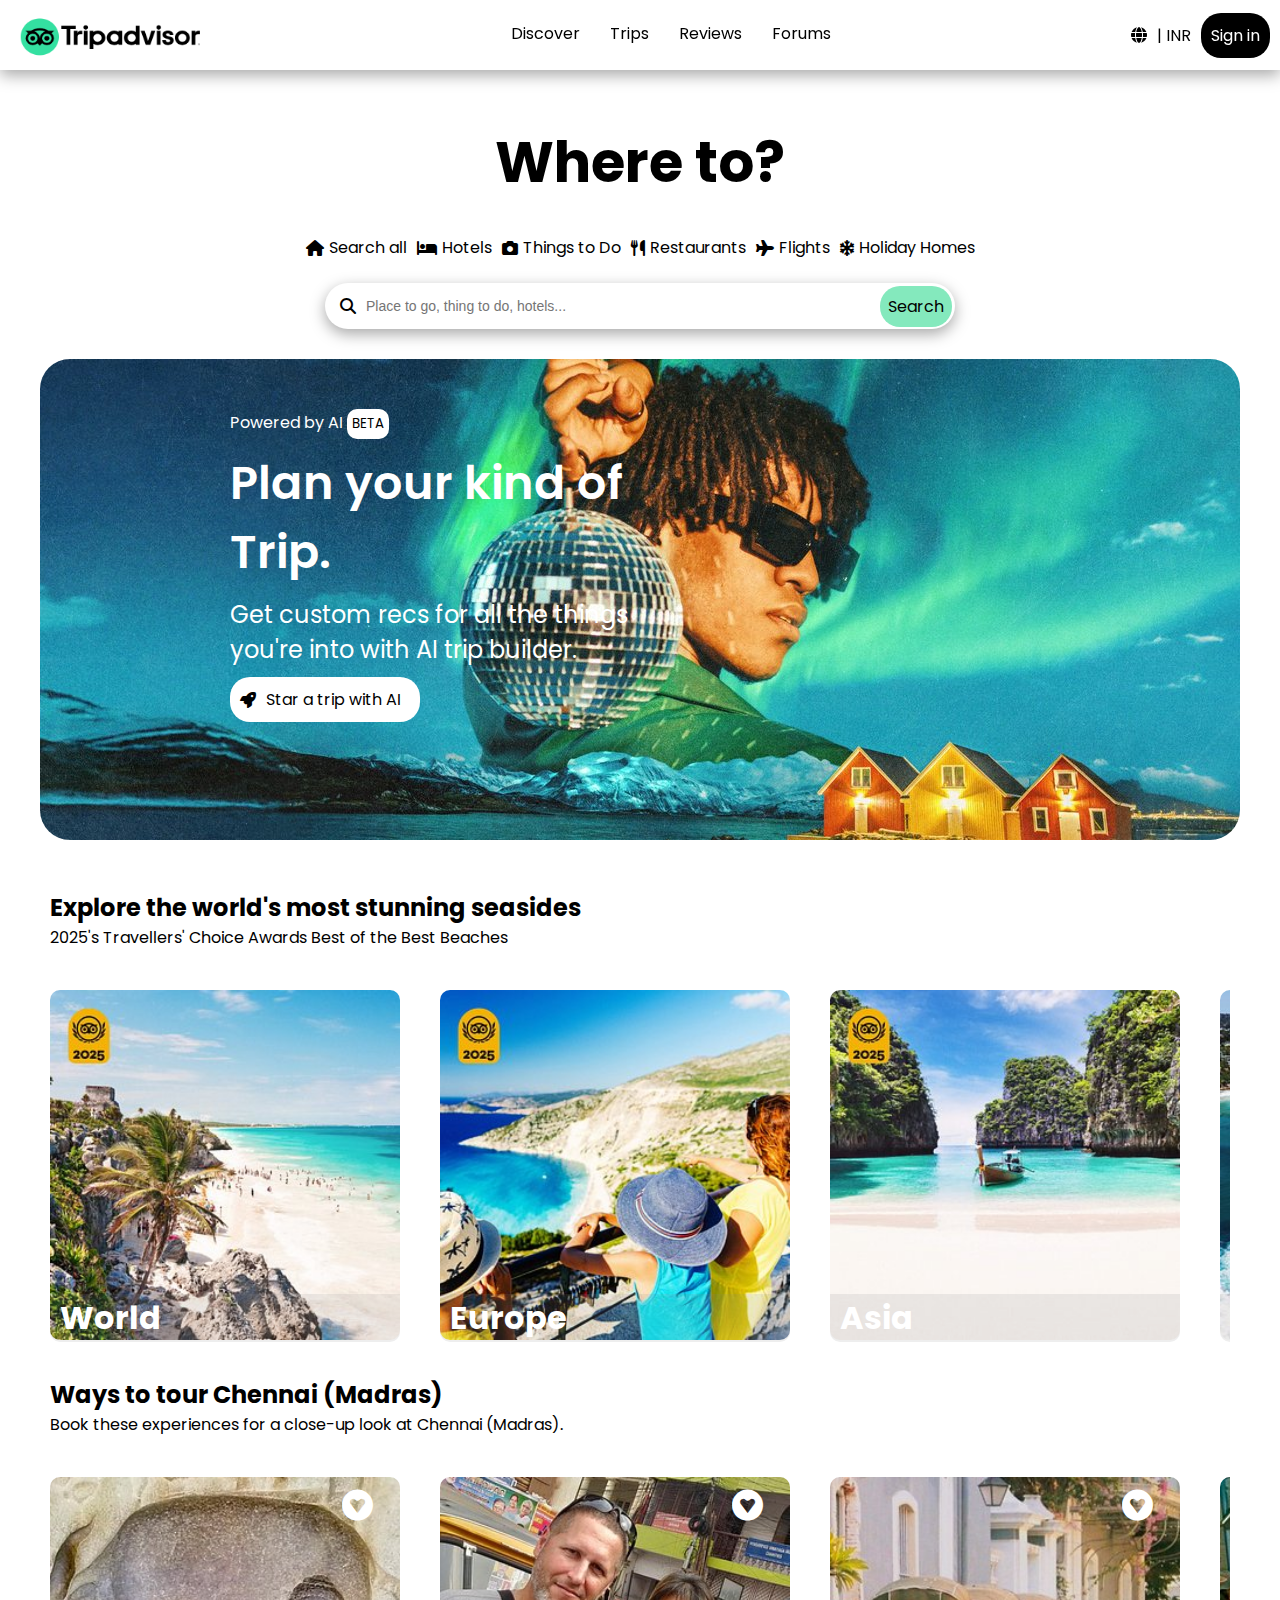
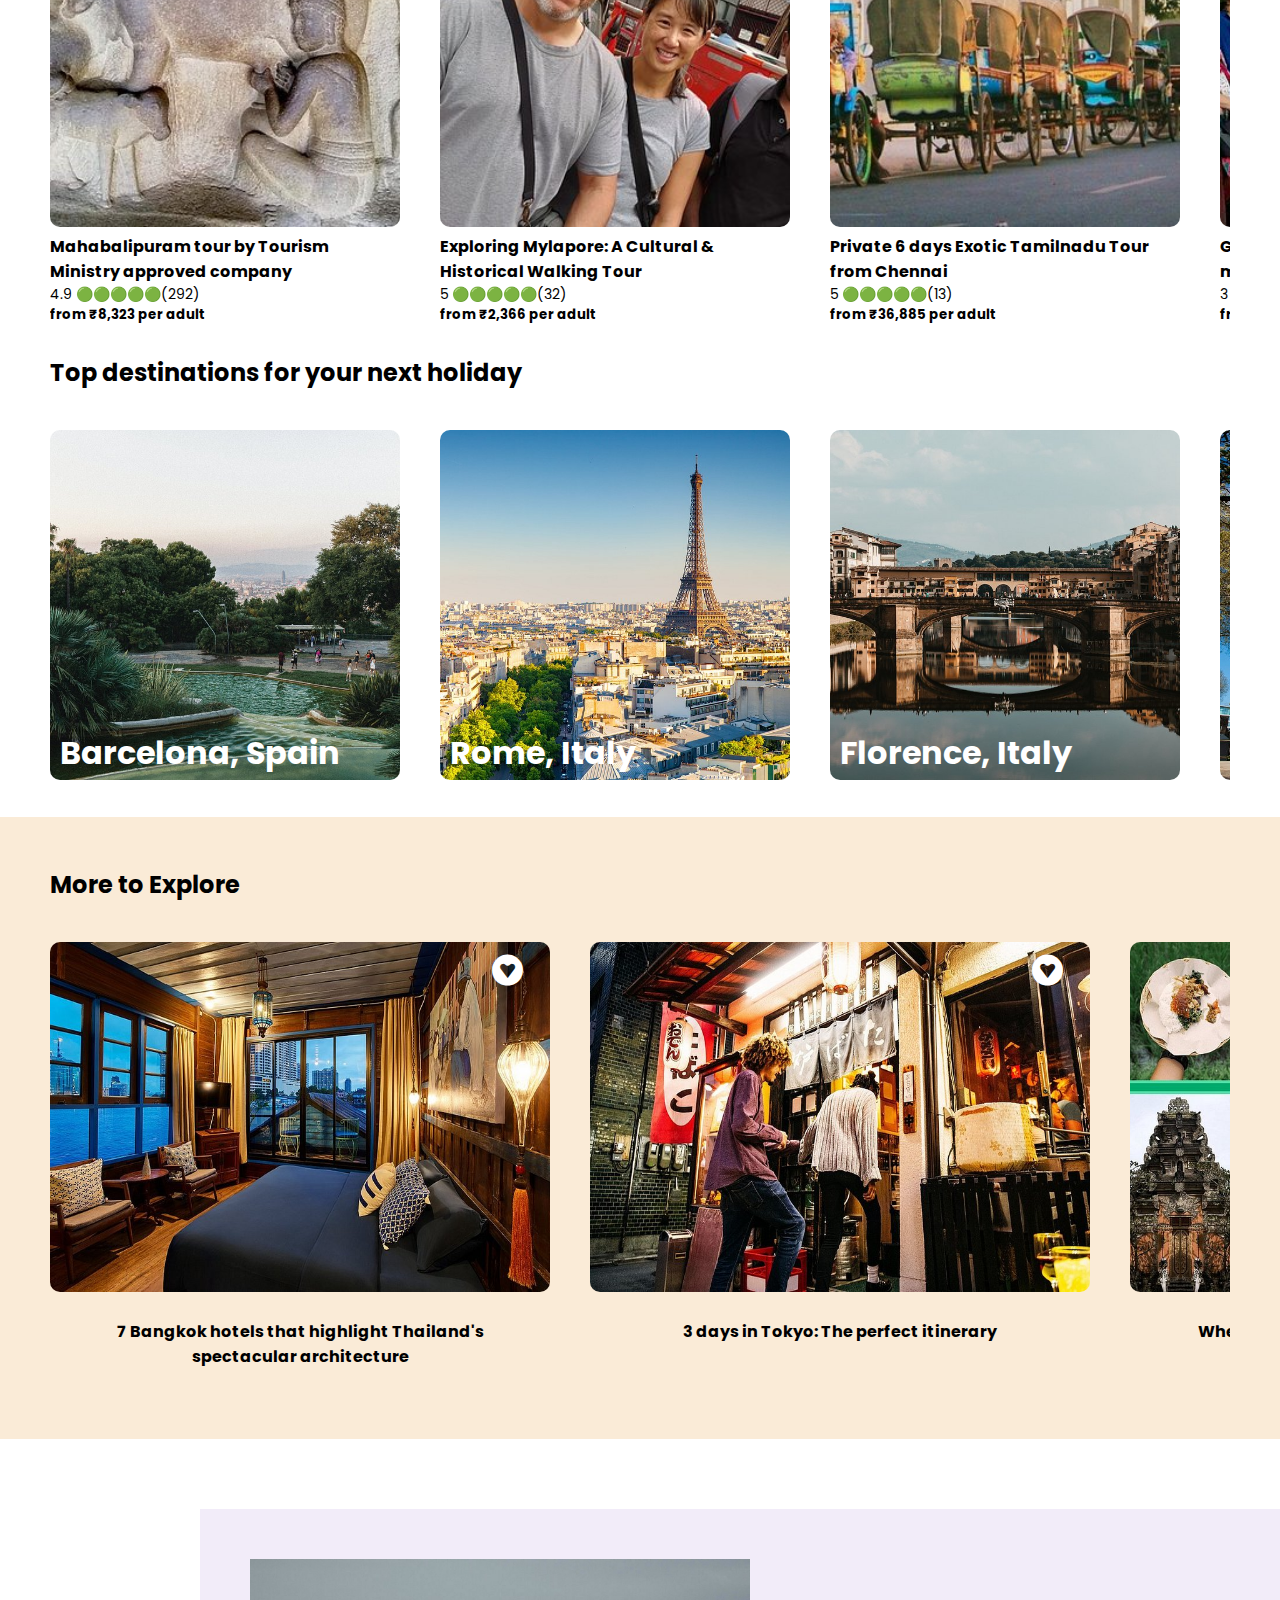
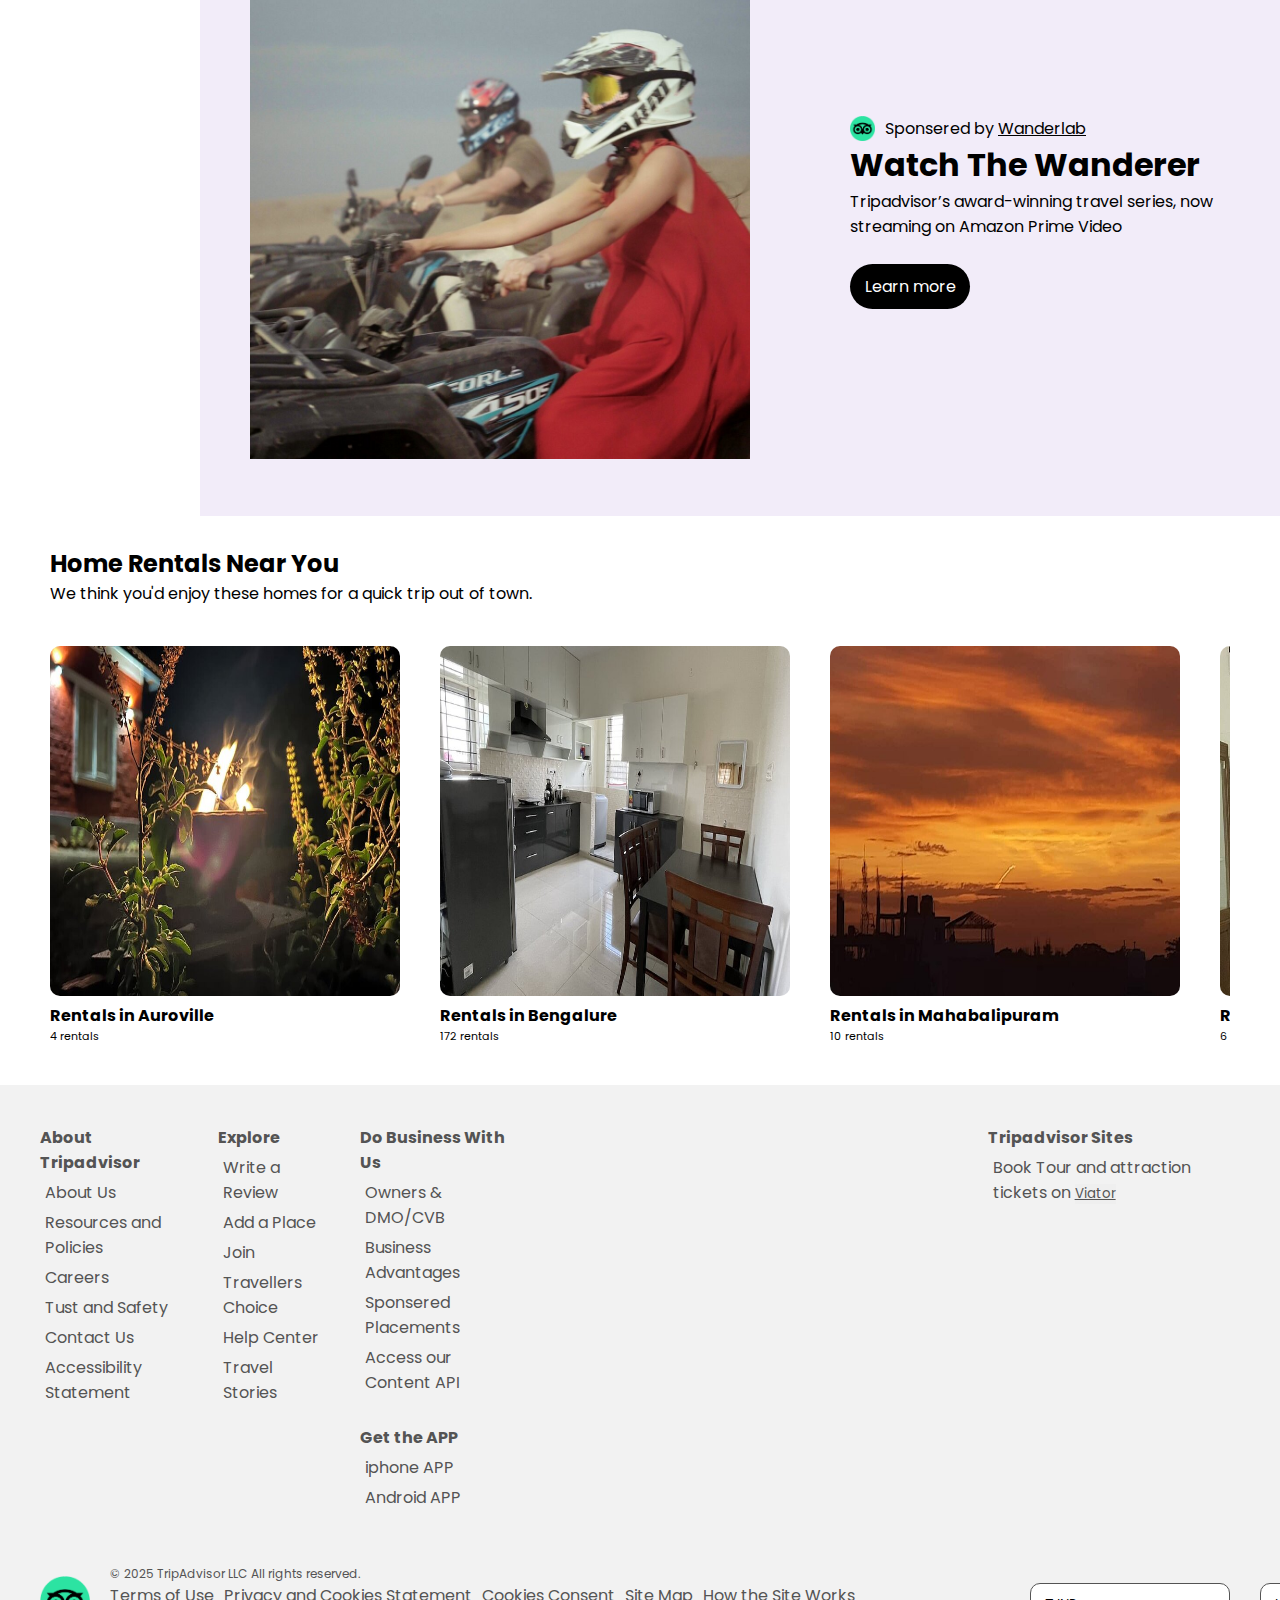
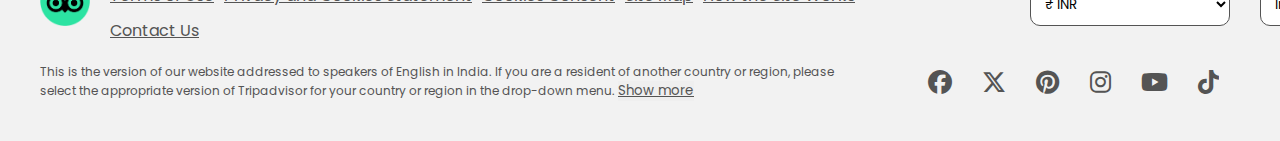
<file: index.html>
<!DOCTYPE html>
<html lang="en">

<head>
    <meta charset="UTF-8">
    <meta name="viewport" content="width=device-width, initial-scale=1.0">
    <title>Tripadvisor: Over a billion reviews & contributions for Hotels, Attraction, Restaurants, and more</title>
    <link rel="icon" href="images/main-image/logo-small.png">
    <!-- My Stylesheet -->
    <link rel="stylesheet" href="style.css">
    <!-- Google Font -->
    <link rel="preconnect" href="https://fonts.googleapis.com">
    <link rel="preconnect" href="https://fonts.gstatic.com" crossorigin>
    <link href="https://fonts.googleapis.com/css2?family=Poppins&display=swap" rel="stylesheet">
    <!-- Font Awesome -->
    <link rel="stylesheet" href="https://cdnjs.cloudflare.com/ajax/libs/font-awesome/6.7.2/css/all.min.css"
        integrity="sha512-Evv84Mr4kqVGRNSgIGL/F/aIDqQb7xQ2vcrdIwxfjThSH8CSR7PBEakCr51Ck+w+/U6swU2Im1vVX0SVk9ABhg=="
        crossorigin="anonymous" referrerpolicy="no-referrer">
</head>

<body>
    <!-- Navbar -->
    <div class="navbar">
        <!-- Logo -->
        <div class="navbar__logo">
            <img src="images/main-image/logo.png" alt="tripadvisor">
        </div>
        <!-- Middle Section -->
        <div class="navbar__s1">
            <p>Discover</p>
            <p>Trips</p>
            <p>Reviews</p>
            <p>Forums</p>
        </div>
        <!-- Signup -->
        <div class="navbar__s2">
            <i class="fa-solid fa-globe"></i>
            <p>| INR</p>
            <p class="navbar__s2__button">Sign in</p>
        </div>
    </div>

    <!-- Navbar Phone -->
    <div class="navbar-phone">
        <div>
            <i class="fa-solid fa-bars"></i>
        </div>
        <div class="navbar-phone__logo">
            <img src="images/main-image/logo.png" alt="tripadvisor">
        </div>
        <div>
            <i class="fa-solid fa-user"></i>
        </div>
    </div>

    <!-- Categories -->
    <div class="categories">
        <div class="section1">
            <h1>Where to?</h1>
        </div>

        <div class="section2">

            <div class="section2__one">
                <i class="fa-solid fa-house"></i>
                <p>Search all</p>
            </div>

            <div class="section2__two">
                <i class="fa-solid fa-bed"></i>
                <p>Hotels</p>
            </div>

            <div class="section2__three">
                <i class="fa-solid fa-camera"></i>
                <p>Things to Do</p>
            </div>

            <div class="section2__four">
                <i class="fa-solid fa-utensils"></i>
                <p>Restaurants</p>
            </div>

            <div class="section2__five">
                <i class="fa-solid fa-plane"></i>
                <p>Flights</p>
            </div>

            <div class="section2__six">
                <i class="fa-solid fa-snowflake"></i>
                <p>Holiday Homes</p>
            </div>

        </div>
    </div>

    <!-- Categories Phone -->
    <div class="categories-phone">
        <div class="categories-phone__section1">
            <h1>Where to?</h1>
        </div>
    </div>

    <!-- Searchbar -->
    <div class="searchbar">
        <div class="searchbar__section1">
            <i class="fa-solid fa-magnifying-glass"></i>
            <input placeholder="Place to go, thing to do, hotels...">
            <p class="searchbar__search">Search</p>
        </div>
    </div>

    <!-- Searchbar phone -->
    <div class="searchbar-phone">
        <div class="searchbar-phone__section">
            <div class="searchbar-phone__section1">
                <i class="fa-solid fa-magnifying-glass"></i>
                <input placeholder="Place to go, thing to do, hotels...">
            </div>
            <h3 class="searchbar-phone__search">Search</h3>

        </div>
    </div>

    <!-- Sale Image-->
    <div class="sale-image">
        <img src="images/main-image/image-banner.jpg" alt="Background Image" class="image-container__image">
        <div class="sale-image__offer">
            <p class="sale-image__offer__p">Powered by AI <button>BETA</button></p>
            <h1 class="sale-image__offer__h1">Plan your kind of Trip.</h1>
            <h2 class="sale-image__offer__h2">Get custom recs for all the things you're into with AI trip builder.</h2>
            <p class="sale-image__offer__button"><i class="fa-solid fa-rocket"></i> Star a trip with AI</p>

        </div>
    </div>
    <!-- Sale Image Phone -->
    <div class="sale-image__phone">
        <img src="images/main-image/image-banner-phone.jpg" alt="Background Image" class="image-container__image">
        <div class="sale-image__phone__offer">
            <p class="sale-image__phone__offer__p">Powered by AI <button>BETA</button></p>
            <h1 class="sale-image__phone__offer__h1">Plan your kind of Trip.</h1>
            <h4 class="sale-image__phone__offer__h2">Get custom recs for all the things you're into with AI trip
                builder.</h4>
            <p class="sale-image__phone__offer__button"><i class="fa-solid fa-rocket"></i> Star a trip with AI</p>

        </div>
    </div>

    <!-- Explore the world -->
    <div class="explore">
        <h2>Explore the world's most stunning seasides</h2>
        <p>2025's Travellers' Choice Awards Best of the Best Beaches</p>

        <div class="explore-image__container">
            <div>
                <img src="images/explore/world.jpg">
                <h1>World</h1>
            </div>

            <div>
                <img src="images/explore/europe.jpg">
                <h1>Europe</h1>
            </div>

            <div>
                <img src="images/explore/asia.jpg">
                <h1>Asia</h1>
            </div>

            <div>
                <img src="images/explore/south-pacific.jpg">
                <h1>South Pacific</h1>
            </div>

            <div>
                <img src="images/explore/caribbean.jpg">
                <h1>Caribbean</h1>
            </div>

        </div>
    </div>

    <!-- Chennai -->
    <div class="chennai">
        <h2>Ways to tour Chennai (Madras)</h2>
        <p>Book these experiences for a close-up look at Chennai (Madras).</p>

        <div class="chennai-image__container">
            <div class="chennai-image__container__one">
                <img src="images/chennai/mahabalipuram.jpg">
                <h4 class="chennai-image__container__dec">Mahabalipuram tour by Tourism Ministry approved company</h4>
                <p class="chennai-image__container__rating">4.9 🟢🟢🟢🟢🟢(292)</p>
                <h5 class="chennai-image__container__price">from ₹8,323 per adult</h5>
                <i class="fa-brands fa-gratipay"></i>
            </div>

            <div class="chennai-image__container__two">
                <img src="images/chennai/mylapore-1.jpg">
                <h4 class="chennai-image__container__dec">Exploring Mylapore: A Cultural & Historical Walking Tour</h4>
                <p class="chennai-image__container__rating">5 🟢🟢🟢🟢🟢(32)</p>
                <h5 class="chennai-image__container__price">from ₹2,366 per adult</h5>
                <i class="fa-brands fa-gratipay"></i>
            </div>

            <div class="chennai-image__container__three">
                <img src="images/chennai/exotic.jpg">
                <h4 class="chennai-image__container__dec">Private 6 days Exotic Tamilnadu Tour from Chennai</h4>
                <p class="chennai-image__container__rating">5 🟢🟢🟢🟢🟢(13)</p>
                <h5 class="chennai-image__container__price">from ₹36,885 per adult</h5>
                <i class="fa-brands fa-gratipay"></i>
            </div>

            <div class="chennai-image__container__four">
                <img src="images/chennai/mylapore-2.jpg">
                <h4 class="chennai-image__container__dec">Gods of Mylapore walking tour- tourism ministry approved</h4>
                <p class="chennai-image__container__rating">3 🟢🟢🟢 (16)</p>
                <h5 class="chennai-image__container__price">from ₹8,323 per adult</h5>
                <i class="fa-brands fa-gratipay"></i>
            </div>

            <div class="chennai-image__container__five">
                <img src="images/chennai/chennai.jpg">
                <h4 class="chennai-image__container__dec">Private Chennai tour by tourism ministry approved company
                </h4>
                <p class="chennai-image__container__rating">4 🟢🟢🟢🟢 (19)</p>
                <h5 class="chennai-image__container__price">from ₹9,637 per adult</h5>
                <i class="fa-brands fa-gratipay"></i>
            </div>

            <div class="chennai-image__container__six">
                <img src="images/chennai/pondicherry.jpg">
                <h4 class="chennai-image__container__dec">Chennai to Pondicherry 2-Day Vehicle Hire for Local</h4>
                <p class="chennai-image__container__rating">5 🟢🟢🟢🟢🟢 (85)</p>
                <h5 class="chennai-image__container__price">from ₹13,142 per adult</h5>
                <i class="fa-brands fa-gratipay"></i>

            </div>

            <div class="chennai-image__container__seven">
                <img src="images/chennai/lunch.jpg">
                <h4 class="chennai-image__container__dec">Chennai tour in Private car with guide & lunch by
                    Wonder tours</h4>
                <p class="chennai-image__container__rating">5 🟢🟢🟢🟢🟢 (196)</p>
                <h5 class="chennai-image__container__price">from ₹6,045 per adult</h5>
                <i class="fa-brands fa-gratipay"></i>

            </div>

            <div class="chennai-image__container__eight">
                <img src="images/chennai/wonder-tours.jpg">
                <h4 class="chennai-image__container__dec">Pondicherry day trip from Chennai by Wonder tours</h4>
                <p class="chennai-image__container__rating">4.1 🟢🟢🟢🟢 (55)</p>
                <h5 class="chennai-image__container__price">from ₹14,023 per adult</h5>
                <i class="fa-brands fa-gratipay"></i>
            </div>

            <div class="chennai-image__container__nine">
                <img src="images/chennai/georgetown.jpg">
                <h4 class="chennai-image__container__dec">Georgetown tour in Chennai about founding
                    of Chennai</h4>
                <p class="chennai-image__container__rating">4.8 🟢🟢🟢🟢🟢 (96)</p>
                <h5 class="chennai-image__container__price">from ₹4,380 per adult</h5>
                <i class="fa-brands fa-gratipay"></i>
            </div>

            <div class="chennai-image__container__ten">
                <img src="images/chennai/temple.jpg">

                <h4 class="chennai-image__container__dec">South India Temple Tour - 14n15d Company approved</h4>
                <p class="chennai-image__container__rating">5 🟢🟢🟢🟢🟢 (14)</p>
                <h5 class="chennai-image__container__price">from ₹63,467 per adult</h5>
                <i class="fa-brands fa-gratipay"></i>
            </div>

        </div>
    </div>

    <!-- Holiday -->
    <div class="holiday">
        <h2>Top destinations for your next holiday</h2>
    
        <div class="holiday-image__container">
            <div>
                <img src="images/holidays/barcelona-spain.jpg">
                <h1>Barcelona, Spain</h1>
            </div>

            <div>
                <img src="images/holidays/rome,italy.jpg">
                <h1>Rome, Italy</h1>
            </div>

            <div>
                <img src="images/holidays/Florence-italy.jpg">
                <h1>Florence, Italy</h1>
            </div>

            <div>
                <img src="images/holidays/londan-uk.jpg">
                <h1>Londan, UK</h1>
            </div>

            <div>
                <img src="images/holidays/losvegas-NV.jpg">
                <h1>Los Vegas, NV</h1>
            </div>

            <div>
                <img src="images/holidays/newyorkcity-NY.jpg">
                <h1>New York City, NY</h1>
            </div>

            <div>
                <img src="images/holidays/queenstown-nz.jpg">
                <h1>Queenstown, New Zealand</h1>
            </div>

            <div>
                <img src="images/holidays/reykjavik-Iceland.jpg">
                <h1>Reykjavik, Iceland</h1>
            </div>

            <div>
                <img src="images/holidays/dubai-uae.jpg">
                <h1>Dubai, United Arab Emirates</h1>
            </div>

            <div>
                <img src="images/holidays/rome-italy.jpg">
                <h1>Rome, Italy</h1>
            </div>

        </div>
    </div>

    <!-- More to Explore -->

    <div class="more-to-explore">
        <h2>More to Explore</h2>

        <div class="more-to-explore__container">

            <div class="more-to-explore__container__one">
                <img src="images/more-to-explore/bangkok.jpg">
                <h4>7 Bangkok hotels that highlight Thailand's spectacular architecture</h4>
                <i class="fa-brands fa-gratipay"></i>
            </div>

            <div class="more-to-explore__container__two">
                <img src="images/more-to-explore/tokyo.jpg">
                <h4>3 days in Tokyo: The perfect itinerary</h4>
                <i class="fa-brands fa-gratipay"></i>
            </div>

            <div class="more-to-explore__container__three">
                <img src="images/more-to-explore/bali.jpg">
                <h4>Where Bali’s best chefs go on their days off</h4>
                <i class="fa-brands fa-gratipay"></i>
            </div>

            <div class="more-to-explore__container__four">
                <img src="images/more-to-explore/phuket.jpg">
                <h4>6 incredible places to visit near Phuket</h4>
                <i class="fa-brands fa-gratipay"></i>
            </div>

            <div class="more-to-explore__container__five">
                <img src="images/more-to-explore/mai.jpg">
                <h4>3 perfect days in Chiang Mai</h4>
                <i class="fa-brands fa-gratipay"></i>
            </div>

            <div class="more-to-explore__container__six">
                <img src="images/more-to-explore/India.jpg">
                <h4>11 gorgeous places in India that have to be seen to be believed</h4>
                <i class="fa-brands fa-gratipay"></i>
            </div>

            <div class="more-to-explore__container__seven">
                <img src="images/more-to-explore/water.jpg">
                <h4>17 cool stays by the water for a once-in-a-lifetime trip</h4>
                <i class="fa-brands fa-gratipay"></i>
            </div>

            <div class="more-to-explore__container__eight">
                <img src="images/more-to-explore/singapore.jpg">
                <h4>4 best hawker centres in Singapore and what to eat there</h4>
                <i class="fa-brands fa-gratipay"></i>
            </div>

            <div class="more-to-explore__container__nine">
                <img src="images/more-to-explore/pools.jpg">
                <h4>16 stunning infinity pools in the world that are worth the trip</h4>
                <i class="fa-brands fa-gratipay"></i>
            </div>

        </div>
    </div>

    <!-- Sponser -->

    <div class="sponser">

        <div class="sponser-image">
            <img src="images/main-image/image-card.jpg" alt="Image">
        </div>

        <div class="sponser-logo">
            <div class="sponser-logo__s1">
                <img src="images/main-image/logo-small.png" alt="Tripadvisor">
                <p> Sponsered by <a href="https://www.tripadvisor.in/">Wanderlab</a></p>
            </div>

            <div class="sponser-logo__s2">
                <h1>Watch The Wanderer</h1>
                <p>Tripadvisor’s award-winning travel series, now streaming on Amazon Prime Video</p><br>

                <p class="sponser-logo__button">Learn more</p>
            </div>
        </div>

    </div>

    <!-- Sponser phone -->

    <div class="sponser-phone">

        <div class="sponser-phone__logo">
            <div class="sponser-logo__s1">
                <img src="images/main-image/logo-small.png" alt="Tripadvisor">
                <p> Sponsered by <a href="https://www.tripadvisor.in/">Wanderlab</a></p>
            </div>

            <div class="sponser-phone__image">
                <img src="images/main-image/image-card.jpg" alt="Image">
            </div>



            <div class="sponser-phone__logo__s2">
                <h1>Watch The Wanderer</h1>
                <p>Tripadvisor's award-winning travel series, now streaming on Amazon Prime Video</p><br>

                <p class="sponser-phone__logo__button">Learn more</p>
            </div>
        </div>

    </div>

    <!-- Rental -->
    <div class="rental">
        <h2>Home Rentals Near You</h2>
        <p>We think you'd enjoy these homes for a quick trip out of town.</p>

        <div class="rental-image__container">
            <div class="rental-image__container__one">
                <img src="images/rental/auroville-4.jpg">
                <h4>Rentals in Auroville</h4>
                <p>4 rentals</p>
            </div>

            <div class="rental-image__container__two">
                <img src="images/rental/bengalure-172.jpg">
                <h4>Rentals in Bengalure</h4>
                <p>172 rentals</p>
            </div>

            <div class="rental-image__container__three">
                <img src="images/rental/mahabalipura-10.jpg">
                <h4>Rentals in Mahabalipuram</h4>
                <p>10 rentals</p>
            </div>

            <div class="rental-image__container__four">
                <img src="images/rental/thanjavur-6.jpg">
                <h4>Rentals in Thanjavur</h4>
                <p>6 rentals</p>
            </div>

            <div class="rental-image__container__five">
                <img src="images/rental/tiruchirappalli-3.jpg">
                <h4>Rentals in Tiruchirappalli</h4>
                <p>3 rentals</p>
            </div>

            <div class="rental-image__container__six">
                <img src="images/rental/tiruvannamalai-7.jpg">
                <h4>Rentals in Tiruvannamalai</h4>
                <p>7 rentals</p>
            </div>            

        </div>
    </div>


    <!-- Footer -->
    <div class="footer">

        <div class="footer-one">

            <div class="footer-one__s1">
                <h4>About Tripadvisor</h4>
                <p>About Us</p>
                <p>Resources and Policies</p>
                <p>Careers</p>
                <p>Tust and Safety</p>
                <p>Contact Us</p>
                <p>Accessibility Statement</p>
            </div>

            <div class="footer-one__s2">
                <h4>Explore</h4>
                <p>Write a Review</p>
                <p>Add a Place</p>
                <p>Join</p>
                <p>Travellers Choice</p>
                <p>Help Center</p>
                <p>Travel Stories</p>
            </div>

            <div class="footer-one__s3">
                <h4>Do Business With Us</h4>
                <p>Owners & DMO/CVB</p>
                <p>Business Advantages</p>
                <p>Sponsered Placements</p>
                <p>Access our Content API</p>
                <br>
                <h4>Get the APP</h4>
                <p>iphone APP</p>
                <p>Android APP</p>
            </div>

            <div class="footer-one__s4">
                <h4>Tripadvisor Sites</h4>
                <p>Book Tour and attraction tickets on <button class="link">Viator</button></p>

            </div>

        </div>

        <div class="footer-two">
            <div class="footer-two__s1">
                <img src="images/main-image/logo-small.png" alt="logo">
            </div>
            <div class="footer-two__s2">
                <p class="footer-two__s2__rights">&copy; 2025 TripAdvisor LLC All rights reserved.</p>
                <div class="footer-terms">
                    <p>Terms of Use</p>
                    <p>Privacy and Cookies Statement</p>
                    <p>Cookies Consent</p>
                    <p>Site Map</p>
                    <p>How the Site Works</p>
                    <p>Contact Us</p>
                </div>
            </div>


            <div class="footer-two__s3">
                <select class="footer-two__s3__opt1">
                    <option>₹ INR</option>
                    <option>$ USD</option>
                    <option>€ EUR</option>
                    <option>AED UAE Dhiram</option>
                </select>
                <select class="footer-two__s3__opt1">
                    <option>India</option>
                    <option>United States</option>
                    <option>Unkite Kingdom</option>
                </select>
            </div>
        </div>

        <div class="footer-three">
            <div class="footer-three__s1">
                <p>
                    This is the version of our website addressed to speakers of English in India. If you are a resident
                    of another country or region, please select the appropriate version of Tripadvisor for your country
                    or region in the drop-down menu. <button>Show more</button>
                </p>
            </div>
            <div class="footer-three__s2">
                <a href="https://www.facebook.com/Tripadvisor/"><i class="fa-brands fa-facebook"></i></a>
                <a href="https://x.com/Tripadvisor?ref_src=twsrc%5Egoogle%7Ctwcamp%5Eserp%7Ctwgr%5Eauthor"> <i
                        class="fa-brands fa-x-twitter"></i></a>
                <a href="https://www.pinterest.com/tripadvisor/"> <i class="fa-brands fa-pinterest"></i></a>
                <a href="https://www.instagram.com/tripadvisor/?hl=en"> <i class="fa-brands fa-instagram"></i></a>
                <a href="https://www.youtube.com/user/TripAdvisor"> <i class="fa-brands fa-youtube"></i></a>
                <a href="https://www.tiktok.com/@tripadvisor?lang=en"> <i class="fa-brands fa-tiktok"></i></a>
            </div>

        </div>
    </div>

    <!-- Footer phone -->

    <div class="footer-phone">
        <div class="footer-phone__one">
            <div class="footer-phone__one__s1">
                <div>
                    <h2>+ About Tripadvisor</h2>
                </div>

                <div>
                    <h2>+ Explore</h2>
                </div>

                <div>
                    <h2>+ Do Business With Us</h2>
                </div>

                <div>
                    <h2> + Get the APP</h2>
                </div>

                <div>
                    <h2> + Tripadvisor Sites</h2>
                </div>
            </div>

            <div class="footer-phone__one__s2">
                <select class="footer-phone__one__s2__opt1">
                    <option>₹ INR</option>
                    <option>$ USD</option>
                    <option>€ EUR</option>
                    <option>AED UAE Dhiram</option>
                </select>
                <select class="footer-phone__one__s2__opt1">
                    <option>India</option>
                    <option>United States</option>
                    <option>Unkite Kingdom</option>
                </select>
            </div>
        </div>

        <div class="footer-phone__three">
            <a href="https://www.facebook.com/Tripadvisor/"><i class="fa-brands fa-facebook"></i></a>
            <a href="https://x.com/Tripadvisor?ref_src=twsrc%5Egoogle%7Ctwcamp%5Eserp%7Ctwgr%5Eauthor"> <i
                    class="fa-brands fa-x-twitter"></i></a>
            <a href="https://www.pinterest.com/tripadvisor/"> <i class="fa-brands fa-pinterest"></i></a>
            <a href="https://www.instagram.com/tripadvisor/?hl=en"> <i class="fa-brands fa-instagram"></i></a>
            <a href="https://www.youtube.com/user/TripAdvisor"> <i class="fa-brands fa-youtube"></i></a>
            <a href="https://www.tiktok.com/@tripadvisor?lang=en"> <i class="fa-brands fa-tiktok"></i></a>
        </div>

        <div class="footer-phone__four">
            <div class="footer-phone__four__s1">
                <img src="images/main-image/logo-small.png" alt="logo">
            </div>
            <div class="footer-phone__four__s2">
                <p class="footer-phone__four__s2__rights">&copy; 2025 TripAdvisor LLC All rights reserved.</p>
                <div class="footer-phone__terms">
                    <h3>Terms of Use</h3>
                    <h3>Privacy and Cookies Statement</h3>
                    <h3>Cookies Consent</h3>
                    <h3>Site Map</h3>
                    <h3>How the Site Works</h3>
                    <h3>Contact Us</h3>
                </div>
            </div>

        </div>

        <div class="footer-phone__five">
            <p>
                This is the version of our website addressed to speakers of English in India. If you are a
                resident
                of another country or region, please select the appropriate version of Tripadvisor for your
                country
                or region in the drop-down menu. <button>Show more</button>
            </p>
        </div>

    </div>

</body> 

</html>
</file>
<file: style.css>
* {
    padding: 0px;
    margin: 0px;
}

body {
    font-family: "Poppins", sans-serif;
}

/* Navbar */
.navbar {
    padding: 10px;
    display: flex;
    justify-content: space-between;
    align-items: center;
    position: sticky;
    top: 0;
    background-color: white;
    z-index: 2;
    box-shadow: rgba(0, 0, 0, 0.35) 0px 5px 15px;
}

.navbar img {
    width: 200px;
    height: 50px;
    cursor: pointer;
    display: flex;
}

.navbar__s1 {
    display: flex;
    gap: 30px;
    cursor: pointer;
    border-bottom: solid white 2px;

}

.navbar__s1 p:hover {
    border-bottom: solid black 1px;
}

.navbar__s1 p {
    border-bottom: solid white 1px;
}

.navbar__s2 {
    display: flex;
    gap: 10px;
    align-items: center;
    cursor: pointer;
}

.navbar__s2__button {
    background-color: black;
    color: white;
    border-radius: 20px;
    padding: 10px;
}

.navbar__s2 {
    display: flex;
    gap: 10px;
    align-items: center;
    cursor: pointer;
}

.navbar__s2__button {
    background-color: black;
    color: white;
    border-radius: 20px;
    padding: 10px;
}

/* Navbar Phone*/

.navbar-phone {
    display: none;
}


.navbar-phone img {
    width: 150px;
    height: 40px;
}

/* Categories */
.section1 {
    padding-top: 50px;
    display: flex;
    justify-content: center;
    font-size: 28px;
}

.section2 {
    padding-top: 30px;
    display: flex;
    justify-content: center;
    align-items: center;
    gap: 10px;
}

.section2__one:hover {
    border-bottom: solid black 2px;
}

.section2__two:hover {
    border-bottom: solid black 2px;
}

.section2__three:hover {
    border-bottom: solid black 2px;
}

.section2__four:hover {
    border-bottom: solid black 2px;
}

.section2__five:hover {
    border-bottom: solid black 2px;
}

.section2__six:hover {
    border-bottom: solid black 2px;
}

.section2__one,
.section2__two,
.section2__three,
.section2__four,
.section2__five,
.section2__six {
    display: flex;
    justify-content: center;
    gap: 5px;
    align-items: center;
    cursor: pointer;
    border-bottom: solid white 3px;
}

/* Categories */

.categories-phone {
    display: none;
}


/* Searchbar */
.searchbar {
    display: flex;
    justify-content: center;
    padding-top: 20px;
}

.searchbar input {
    background-color: transparent;
    border: none;
    font-size: 14px;
    width: 300px;
}

.searchbar__section1 {
    padding: 15px;
    border-radius: 30px;
    width: 600px;
    display: flex;
    gap: 10px;
    align-items: center;
    position: relative;
    z-index: 0;
    box-shadow: rgba(0, 0, 0, 0.35) 0px 5px 15px;

}

.searchbar__section1 i {
    cursor: pointer;
}

.searchbar__section1 input:focus {
    outline: none;
}

.searchbar__search {
    background-color: #84E9BD;
    border-radius: 20px;
    padding: 8px;
    display: flex;
    position: absolute;
    right: 3px;
    z-index: -1;
    cursor: pointer;
}

/* Phone  */

.searchbar-phone {
    display: none;
}




/* Image banner */
.sale-image {
    margin: 30px;
    display: flex;
    justify-content: center;
    position: relative;
    z-index: -1;
}

.sale-image img {
    border-radius: 30px;
}

.sale-image__offer {
    position: absolute;
    width: 400px;
    left: 200px;
    top: 50px;
    color: white;
    display: flex;
    flex-direction: column;
    gap: 10px;
}

.sale-image__offer__h2 {
    font-weight: 400;
}

.sale-image__offer__h1 {
    font-weight: 600;
    font-size: 46px;
}

.sale-image__offer button {
    border: none;
    font-family: "Poppins", sans-serif;
    background-color: white;
    border-radius: 10px;
    padding: 5px;
}

.sale-image__offer__button {
    display: flex;
    width: 170px;
    background-color: white;
    color: black !important;
    padding: 10px;
    border-radius: 20px;
    align-items: center;
    gap: 10px;
}

/* Sale Image Phone */

.sale-image__phone {
    display: none;
}

/* Explore */
.explore {
    padding-top: 20px;
    padding-left: 50px;
    padding-right: 50px;
    padding-bottom: 30px;
}

.explore-image__container {
    position: relative;
    display: flex;
    flex-direction: row;
    overflow-x: scroll;
    gap: 40px;

}

.explore-image__container img {
    width: 350px;
    height: 350px;
    border-radius: 10px;
    margin-top: 40px;
    cursor: pointer;
}

.explore-image__container h1 {
    position: absolute;
    width: 340px;
    bottom: 5.5px;
    padding-left: 10px;
    color: white;
    background-color: rgba(141, 141, 141, 0.15);
    border-bottom-right-radius: 10px;
    border-bottom-left-radius: 10px;
}


.explore-image__container::-webkit-scrollbar {
    width: 0;
}

/* Chennai */

.chennai {
    padding-top: 00px;
    padding-left: 50px;
    padding-right: 50px;
    padding-bottom: 30px;
}

.chennai-image__container {
    position: relative;
    display: flex;
    flex-direction: row;
    overflow-x: scroll;
    gap: 40px;
    align-items: center;
}

.chennai-image__container img {
    width: 350px;
    height: 350px;
    border-radius: 10px;
    margin-top: 40px;
    cursor: pointer;
}

.chennai-image__container p {
    font-size: 14px !important;

}


.chennai-image__container::-webkit-scrollbar {
    width: 0;
}

.chennai-image__container__one,
.chennai-image__container__two,
.chennai-image__container__three,
.chennai-image__container__four,
.chennai-image__container__five,
.chennai-image__container__six,
.chennai-image__container__seven,
.chennai-image__container__eight,
.chennai-image__container__nine,
.chennai-image__container__ten {
    position: relative;
    cursor: pointer;
}

.chennai-image__container__one i,
.chennai-image__container__two i,
.chennai-image__container__three i,
.chennai-image__container__four i,
.chennai-image__container__five i,
.chennai-image__container__six i,
.chennai-image__container__seven i,
.chennai-image__container__eight i,
.chennai-image__container__nine i,
.chennai-image__container__ten i {
    position: absolute;
    left: 300px;
    top: 60px;
    scale: 200%;
    color: white;
}

/* Holiday */

.holiday {
    padding-top: 00px;
    padding-left: 50px;
    padding-right: 50px;
    padding-bottom: 30px;
}

.holiday-image__container {
    position: relative;
    display: flex;
    flex-direction: row;
    overflow-x: scroll;
    gap: 40px;

}

.holiday-image__container img {
    width: 350px;
    height: 350px;
    border-radius: 10px;
    margin-top: 40px;
    cursor: pointer;
}

.holiday-image__container h1 {
    position: absolute;
    width: 340px;
    bottom: 10px;
    padding-left: 10px;
    color: white;
}


.holiday-image__container::-webkit-scrollbar {
    width: 0;
}



/* More to Explore */

.more-to-explore {
    padding: 50px;
    background-color: antiquewhite;
}

.more-to-explore__container {
    position: relative;
    display: flex;
    flex-direction: row;
    overflow-x: scroll;
    gap: 40px;

}

.more-to-explore__container img {
    width: 500px;
    height: 350px;
    border-radius: 10px;
    margin-top: 40px;
    cursor: pointer;
}

.more-to-explore__container h4 {
    display: flex;
    justify-content: center;
    align-items: center;
    text-align: center;
    padding: 20px;
}


.more-to-explore__container::-webkit-scrollbar {
    width: 0;
}

.more-to-explore__container__one,
.more-to-explore__container__two,
.more-to-explore__container__three,
.more-to-explore__container__four,
.more-to-explore__container__five,
.more-to-explore__container__six,
.more-to-explore__container__seven,
.more-to-explore__container__eight,
.more-to-explore__container__nine {
    position: relative;
    cursor: pointer;
}

.more-to-explore__container__one i,
.more-to-explore__container__two i,
.more-to-explore__container__three i,
.more-to-explore__container__four i,
.more-to-explore__container__five i,
.more-to-explore__container__six i,
.more-to-explore__container__seven i,
.more-to-explore__container__eight i,
.more-to-explore__container__nine i {
    position: absolute;
    left: 450px;
    top: 60px;
    scale: 200%;
    color: white;
}

/* Sponser */

.sponser-phone {
    display: none;
}

.sponser {
    background-color: #F2ECF9;
    display: flex;
    justify-content: center;
    align-items: center;
    width: 1000px;
    gap: 100px;
    padding: 50px;
    margin-top: 70px;
    margin-left: 200px;
    margin-bottom: 30px;
}

.sponser-image img {
    width: 500px;
    height: 500px;
}

.sponser-logo__s1 img {
    width: 25px;
    height: 25px;
}

.sponser-logo {
    display: flex;
    justify-content: center;
    flex-direction: column;
}

.sponser-logo a {
    color: black;
}

.sponser-logo__s1 {
    display: flex;
    align-items: center;
    flex-direction: row;
    gap: 10px;
}

.sponser-logo__s2 {
    display: flex;
    flex-direction: column;
    gap: 0px;
}

.sponser-logo__button {
    width: 100px;
    display: flex;
    justify-content: center;
    color: white;
    background-color: black;
    border-radius: 30px;
    padding: 10px;
    cursor: pointer;
}

/* Rental */

.rental {
    padding-top: 00px;
    padding-left: 50px;
    padding-right: 50px;
    padding-bottom: 00px;
}

.rental-image__container {
    position: relative;
    display: flex;
    flex-direction: row;
    overflow-x: scroll;
    gap: 40px;
    align-items: center;
    margin-top: 40px;
}

.rental-image__container img {
    width: 350px;
    height: 350px;
    border-radius: 10px;
    cursor: pointer;
}

.rental-image__container p {
    font-size: 11px !important;

}


.rental-image__container::-webkit-scrollbar {
    width: 0;
}

.rental-image__container__one,
.rental-image__container__two,
.rental-image__container__three,
.rental-image__container__four,
.rental-image__container__five,
.rental-image__container__six,
.rentali-image__container__seven,
.rental-image__container__eight,
.rental-image__container__nine,
.rental-image__container__ten {
    position: relative;
    cursor: pointer;
}


/* Footer */

.footer-phone{
    display: none;
}


.footer {
    background-color: #F2F2F2;
    padding: 40px;
    color: #545454;
    margin-top: 40px;

}

.footer-one p {
    margin: 5px;
    cursor: pointer;
}

.footer-one {
    display: flex;
    gap: 30px;
}

.footer-one__s4 {
    padding-left: 450px;
}

.footer-one__s4 button {
    border: none;
    font-family: "Poppins", sans-serif;
    color: #545454;
    text-decoration: underline;
    cursor: pointer;
}


.footer-two {
    display: flex;
    width: 1300px;
    gap: 20px;
    margin-top: 50px;
    align-items: center;
}

.footer-two__s1 img {
    width: 50px;
    height: 50px;
}

.footer-two__s2__rights {
    font-size: 12px !important;
}

.footer-two {
    cursor: pointer;
}

.footer-terms {
    display: flex;
    flex-wrap: wrap;
    text-decoration: underline;
    gap: 10px;
}

.footer-two__s3 {
    display: flex;
    position: relative;
    left: 130px;
    gap: 10px;
}

.footer-two__s3__opt1 {
    display: flex;
    border: none;
    width: 200px;
    background-color: white;
    padding: 10px;
    margin: 10px;
    border-radius: 10px;
    font-family: "Poppins", sans-serif;
    border: solid #545454 1px;
}

.footer-three {
    display: flex;
    flex-wrap: wrap;
    justify-content: space-between;
    align-items: center;
    margin-top: 20px;
}

.footer-three__s1 {
    font-size: 12px !important;
    width: 800px;
    display: flex;
    flex-wrap: wrap;
}

.footer-three__s2 {
    display: flex;
    position: relative;
    gap: 20px;
    right: 70px;
    scale: 150%;
}

.footer-three__s1 button {
    border: none;
    font-family: "Poppins", sans-serif;
    color: #545454;
    text-decoration: underline;
    cursor: pointer;
}

.footer-three__s2 a {
    color: #545454!important;
}




@media screen and (max-width:500px) {
    body {
        font-size: 11px;
    }

    /* Navbar phone */

    .navbar {
        display: none;

    }

    .navbar-phone {
        z-index: 1;
        display: flex;
        position: sticky;
        top: 0;
        padding: 10px;
        justify-content: space-between;
        align-items: center;
        background-color: white;
        box-shadow: rgba(0, 0, 0, 0.15) 0px 5px 15px;
    }

    .navbar-phone i{
        scale: 150%;
    }

    /* Categories phone */

    .categories {
        display: none;
    }

    .categories-phone {
        display: block;
    }

    .categories-phone__section1 {
        display: flex;
        justify-content: center;
        margin-top: 30px;
    }

    /* Search phone */

    .searchbar {
        display: none;
    }

    .searchbar-phone {
        display: flex;
        justify-content: center;
        padding: 20px;
    }

    .searchbar-phone__section {
        padding: 20px;
        border-radius: 10px;
        width: 300px;
        display: flex;
        flex-direction: column;
        gap: 15px;
        align-items: center;
        box-shadow: rgba(0, 0, 0, 0.35) 0px 5px 15px;
        background-color: white;

    }

    .searchbar-phone__section1 {
        display: flex;
        align-items: center;
        width: 100%;
        padding-bottom: 20px;
        gap: 10px;
        border-bottom: solid gray 1px;
    }

    .searchbar-phone__section1 input:focus {
        outline: none;
    }

    .searchbar-phone__section1 input {
        background-color: transparent;
        border: none;
        width: 300px;
    }

    .searchbar-phone__search {
        background-color: #84E9BD;
        border-radius: 30px;
        padding: 8px;
        cursor: pointer;
        width: 100%;
        display: flex;
        justify-content: center;
    }

    /*Image Banner phone */

    .sale-image {
        display: none;
    }

    .sale-image__phone {
        height: 200px;
        display: flex;
        justify-content: center;
        position: relative;
        z-index: -1;
        margin-top: 30px;
    }

    .sale-image__phone img {
        border-radius: 30px;
    }

    .sale-image__phone__offer {
        position: absolute;
        left: 50px;
        width: 200px;
        top: 30px;
        color: white;
        display: flex;
        flex-direction: column;
        gap: 10px;
    }

    .sale-image__phone__offer__h2 {
        font-weight: 200;
    }

    .sale-image__phone__offer__h1 {
        font-weight: 400;
        font-size: 16px;
    }

    .sale-image__phone__offer button {
        border: none;
        font-family: "Poppins", sans-serif;
        background-color: white;
        color: black !important;
        border-radius: 5px;
        padding: 4px;
        font-size: 09px;
    }

    .sale-image__phone__offer__button {
        display: flex;
        width: 120px;
        background-color: white;
        color: black !important;
        padding: 5px;
        border-radius: 10px;
        align-items: center;
        gap: 10px;
    }

    /* Explore phone */

    .explore {
        margin-top: 20px;
    }

    .explore-image__container img {
        width: 190px;
        height: 190px;
        border-radius: 10px;
        margin-top: 20px;
        cursor: pointer;
      
    }

    .explore-image__container {
        gap: 20px;
        z-index: 0;
    }

    .explore {
        padding-left: 10px;
        padding-right: 10px;
        padding-top: 10px;
        padding-bottom: 00px;
    }

    .explore-image__container h1 {

        width: 180px;
    }


    /* chennai phone */

    .chennai {
        padding-left: 10px;
        padding-right: 10px;
        padding-top: 10px;
        padding-bottom: 0px;

    }

    .chennai-image__container img {
        width: 190px;
        height: 190px;
        border-radius: 10px;
        margin-top: 10px;
        cursor: pointer;
        align-items: center;
    }

    .chennai-image__container p {
        font-size: 11px !important;
    }

    .chennai-image__container {
        gap: 20px;
        z-index: 0;
    }

    .chennai-image__container__one i,
    .chennai-image__container__two i,
    .chennai-image__container__three i,
    .chennai-image__container__four i,
    .chennai-image__container__five i,
    .chennai-image__container__six i,
    .chennai-image__container__seven i,
    .chennai-image__container__eight i,
    .chennai-image__container__nine i,
    .chennai-image__container__ten i {
        position: absolute;
        left: 170px;
        top: 30px;
        scale: 200%;
        color: white;
    }

    /* Explore phone */

    .holiday {
        margin-top: 20px;
        padding-left: 10px;
        padding-right: 10px;
        padding-top: 10px;
        padding-bottom: 00px;
    }

    .holiday-image__container img {
        width: 190px;
        height: 190px;
        border-radius: 10px;
        margin-top: 20px;
        cursor: pointer;
      
    }

    .holiday-image__container {
        gap: 20px;
        z-index: 0;
    }

    .holiday-image__container h1 {

        width: 180px;
    }


 

    /* more to explore */


    .more-to-explore {
        padding-left: 10px;
        padding-right: 10px;
        padding-top: 10px;
        padding-bottom: 0px;
        margin-top: 20px;
    }

    .more-to-explore__container {
        gap: 20px;
        z-index: 0;
    }

    .more-to-explore__container img {
        width: 250px;
        height: 175px;
        border-radius: 10px;
        margin-top: 20px;
    }

    .more-to-explore__container__one i,
    .more-to-explore__container__two i,
    .more-to-explore__container__three i,
    .more-to-explore__container__four i,
    .more-to-explore__container__five i,
    .more-to-explore__container__six i,
    .more-to-explore__container__seven i,
    .more-to-explore__container__eight i,
    .more-to-explore__container__nine i {
        position: absolute;
        left: 220px;
        top: 45px;
        scale: 200%;
        color: white;
    }

    /* Sponser phone */

    .sponser {
        display: none;
    }

    .sponser-phone {
        background-color: #F2ECF9;
        display: flex;
        justify-content: center;
        align-items: center;
        width: 385.6;
        gap: 20px;
        padding: 20px;
        margin-top: 40px;

    }

    .sponser-phone__image img {
        display: flex;
        width: 100%;
        margin-top: 10px;
        justify-content: center;
    }

    .sponser-phone__logo__s1 {
        display: flex;
        align-items: center;
        justify-content: center;
        flex-direction: row;
        gap: 10px;
    }

    .sponser-phone__logo a {
        color: black;
    }

    .sponser-phone__logo__s2 {
        display: flex;
        flex-direction: column;
        margin-top: 20px;
        gap: 0px;
    }

    .sponser-phone__logo__button {
        width: 100px;
        display: flex;
        justify-content: center;
        color: white;
        background-color: black;
        border-radius: 30px;
        padding: 10px;
        cursor: pointer;
    }

    /* Rental phone */

    .rental {
        padding-left: 10px;
        padding-right: 10px;
        padding-top: 10px;
        padding-bottom: 0px;
    }

    .rental-image__container img {
        width: 190px;
        height: 190px;
        border-radius: 10px;
        margin-top: 10px;
        cursor: pointer;
        align-items: center;
    }

    .rental-image__container p {
        font-size: 11px !important;
    }

    .rental-image__container {
        gap: 20px;
        z-index: 0;
        margin-top: 0px;
    }

    /* Footer phone */

    .footer{
        display: none;
    }

    .footer-phone {
        display: block;
        background-color: #F2F2F2;
        padding-left: 20px;
        padding-top: 30px;
        padding-right: 20px;
        padding-bottom: 30px;
        color: #545454;
        margin-top: 20px;
    }

    .footer-phone__one__s1 {
        display: flex;
        flex-direction: column;
        gap: 20px;
    }


    .footer-phone__one__s2 {
        display: flex;
        flex-direction: column;
        margin-top: 20px;
    }

    .footer-phone__one__s2__opt1{
        display: flex;
        justify-content: end;
        border: none;
        border: solid gray 1px;
        background-color: white;
        color: #545454 !important;
        padding: 10px;
        margin-top: 10px;
        margin-bottom: 10px;
        border-radius: 10px;
        font-family: "Poppins", sans-serif;
    }

    .footer-phone__three{
        display: flex;
        margin-top: 20px;
        justify-self: end;
        gap: 30px;

    }

    .footer-phone__three a{
        scale: 200%;
        color: #545454 !important;
    }

    .footer-phone__four{
    position: relative;
    display: flex;
    gap: 10px;
    margin-top: 30px;
    align-items: center;
    }

    .footer-phone__four__s1 img {
        width: 40px;
        height: 40px;
        position: relative;
        top: -34px;
    }

    .footer-phone__four__s2{
        display: flex;
        flex-direction: column;
    }

    .footer-phone__terms{
        display: flex;
        gap:5px;
        flex-wrap: wrap;
        width: 250px;
        text-decoration: underline;
        column-gap: 10px;
    }

.footer-phone__five{
    margin-top: 10px;
    text-align: justify;
}

.footer-phone__five button{
    border: none;
    font-family: "Poppins", sans-serif;
    color: #545454;
    text-decoration: underline;
    cursor: pointer;
    font-size: 11px;
    font-weight: 900;
}


}
</file>
